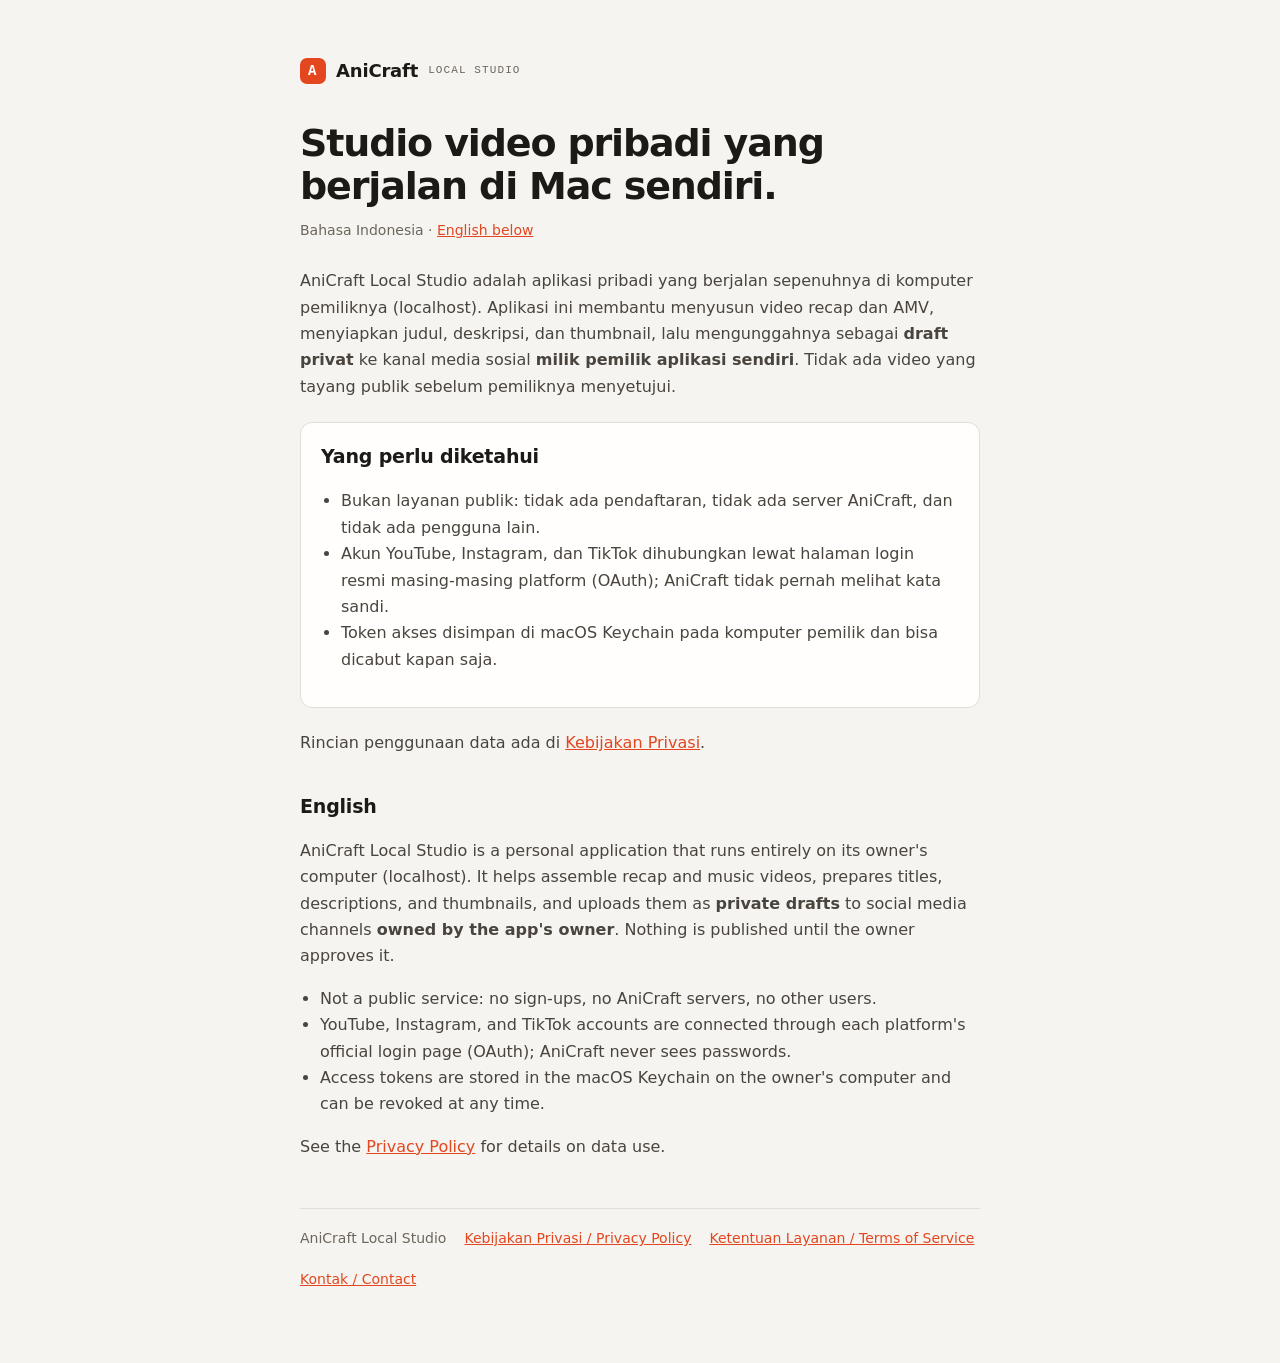
<file: index.html>
<!doctype html>
<html lang="id">
<head>
  <meta charset="utf-8">
  <meta name="viewport" content="width=device-width, initial-scale=1">
  <title>AniCraft Local Studio</title>
  <meta name="description" content="AniCraft Local Studio — alat pribadi yang berjalan lokal di Mac untuk membuat dan mengunggah video ke kanal milik sendiri.">
  <link rel="stylesheet" href="style.css">
</head>
<body>
<main>
  <header><span class="mark">A</span><b>AniCraft</b><span>LOCAL STUDIO</span></header>

  <h1>Studio video pribadi yang berjalan di Mac sendiri.</h1>
  <p class="lang">Bahasa Indonesia · <a href="#en">English below</a></p>

  <p>AniCraft Local Studio adalah aplikasi pribadi yang berjalan sepenuhnya di komputer pemiliknya (localhost). Aplikasi ini membantu
    menyusun video recap dan AMV, menyiapkan judul, deskripsi, dan thumbnail, lalu mengunggahnya sebagai <strong>draft privat</strong>
    ke kanal media sosial <strong>milik pemilik aplikasi sendiri</strong>. Tidak ada video yang tayang publik sebelum pemiliknya menyetujui.</p>

  <div class="card">
    <h2 style="margin-top:0">Yang perlu diketahui</h2>
    <ul>
      <li>Bukan layanan publik: tidak ada pendaftaran, tidak ada server AniCraft, dan tidak ada pengguna lain.</li>
      <li>Akun YouTube, Instagram, dan TikTok dihubungkan lewat halaman login resmi masing-masing platform (OAuth); AniCraft tidak pernah melihat kata sandi.</li>
      <li>Token akses disimpan di macOS Keychain pada komputer pemilik dan bisa dicabut kapan saja.</li>
    </ul>
  </div>

  <p>Rincian penggunaan data ada di <a href="privacy.html">Kebijakan Privasi</a>.</p>

  <h2 id="en">English</h2>
  <p>AniCraft Local Studio is a personal application that runs entirely on its owner's computer (localhost). It helps assemble recap and
    music videos, prepares titles, descriptions, and thumbnails, and uploads them as <strong>private drafts</strong> to social media
    channels <strong>owned by the app's owner</strong>. Nothing is published until the owner approves it.</p>
  <ul>
    <li>Not a public service: no sign-ups, no AniCraft servers, no other users.</li>
    <li>YouTube, Instagram, and TikTok accounts are connected through each platform's official login page (OAuth); AniCraft never sees passwords.</li>
    <li>Access tokens are stored in the macOS Keychain on the owner's computer and can be revoked at any time.</li>
  </ul>
  <p>See the <a href="privacy.html">Privacy Policy</a> for details on data use.</p>

  <footer>
    <span>AniCraft Local Studio</span>
    <a href="privacy.html">Kebijakan Privasi / Privacy Policy</a>
    <a href="terms.html">Ketentuan Layanan / Terms of Service</a>
    <a href="https://github.com/ndraa124">Kontak / Contact</a>
  </footer>
</main>
</body>
</html>
</file>
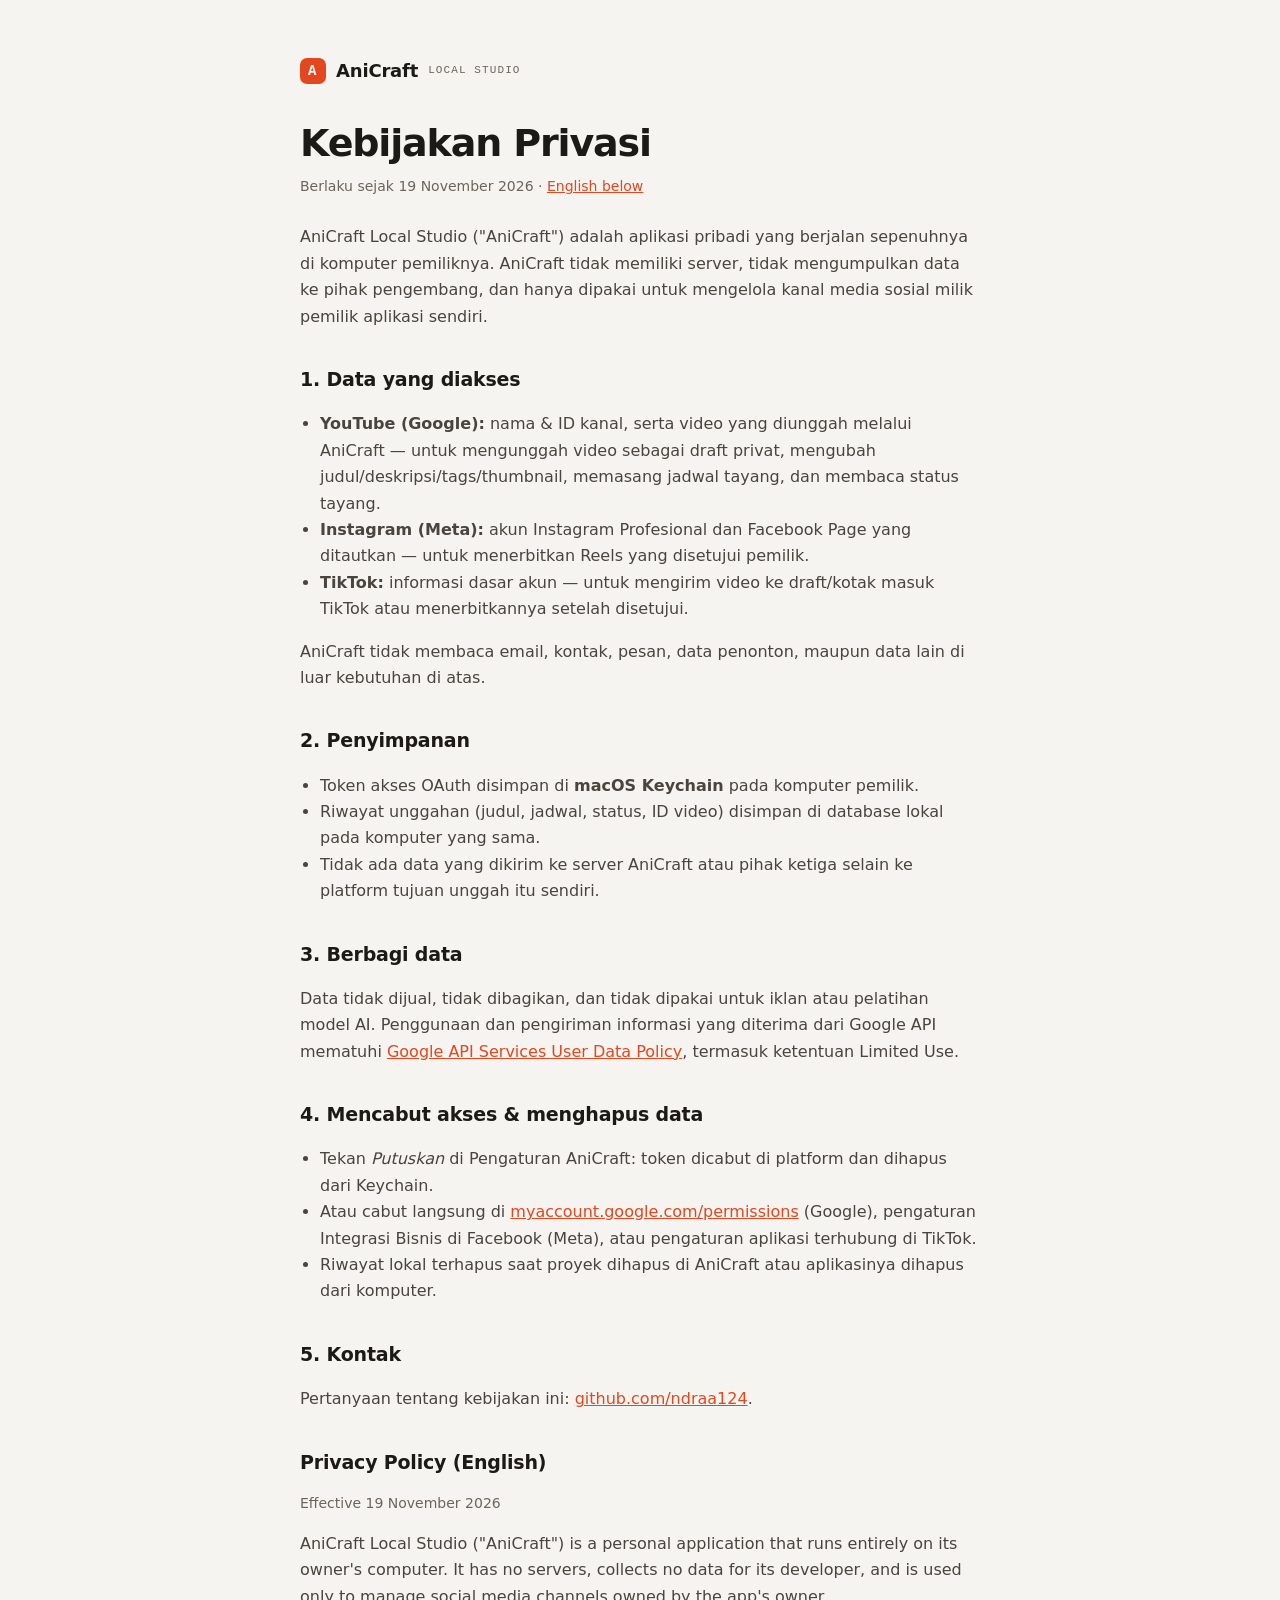
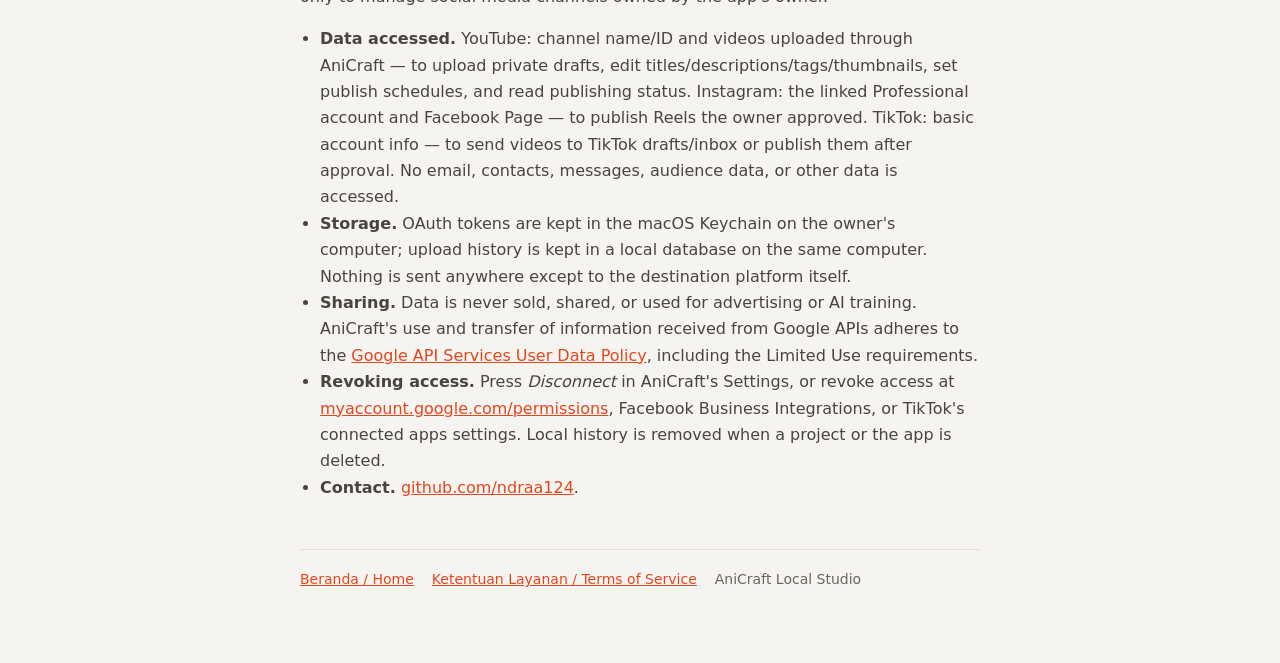
<file: privacy.html>
<!doctype html>
<html lang="id">
<head>
  <meta charset="utf-8">
  <meta name="viewport" content="width=device-width, initial-scale=1">
  <title>Kebijakan Privasi · AniCraft</title>
  <meta name="description" content="Kebijakan privasi AniCraft Local Studio: data apa yang diakses, untuk apa, di mana disimpan, dan cara mencabut akses.">
  <link rel="stylesheet" href="style.css">
</head>
<body>
<main>
  <header><a href="./" style="display:flex;align-items:center;gap:10px;text-decoration:none;color:inherit"><span class="mark">A</span><b>AniCraft</b><span>LOCAL STUDIO</span></a></header>

  <h1>Kebijakan Privasi</h1>
  <p class="lang">Berlaku sejak 19 November 2026 · <a href="#en">English below</a></p>

  <p>AniCraft Local Studio ("AniCraft") adalah aplikasi pribadi yang berjalan sepenuhnya di komputer pemiliknya. AniCraft tidak memiliki
    server, tidak mengumpulkan data ke pihak pengembang, dan hanya dipakai untuk mengelola kanal media sosial milik pemilik aplikasi sendiri.</p>

  <h2>1. Data yang diakses</h2>
  <ul>
    <li><strong>YouTube (Google):</strong> nama &amp; ID kanal, serta video yang diunggah melalui AniCraft — untuk mengunggah video sebagai draft
      privat, mengubah judul/deskripsi/tags/thumbnail, memasang jadwal tayang, dan membaca status tayang.</li>
    <li><strong>Instagram (Meta):</strong> akun Instagram Profesional dan Facebook Page yang ditautkan — untuk menerbitkan Reels yang disetujui pemilik.</li>
    <li><strong>TikTok:</strong> informasi dasar akun — untuk mengirim video ke draft/kotak masuk TikTok atau menerbitkannya setelah disetujui.</li>
  </ul>
  <p>AniCraft tidak membaca email, kontak, pesan, data penonton, maupun data lain di luar kebutuhan di atas.</p>

  <h2>2. Penyimpanan</h2>
  <ul>
    <li>Token akses OAuth disimpan di <strong>macOS Keychain</strong> pada komputer pemilik.</li>
    <li>Riwayat unggahan (judul, jadwal, status, ID video) disimpan di database lokal pada komputer yang sama.</li>
    <li>Tidak ada data yang dikirim ke server AniCraft atau pihak ketiga selain ke platform tujuan unggah itu sendiri.</li>
  </ul>

  <h2>3. Berbagi data</h2>
  <p>Data tidak dijual, tidak dibagikan, dan tidak dipakai untuk iklan atau pelatihan model AI. Penggunaan dan pengiriman informasi yang
    diterima dari Google API mematuhi <a href="https://developers.google.com/terms/api-services-user-data-policy">Google API Services User Data Policy</a>,
    termasuk ketentuan Limited Use.</p>

  <h2>4. Mencabut akses &amp; menghapus data</h2>
  <ul>
    <li>Tekan <em>Putuskan</em> di Pengaturan AniCraft: token dicabut di platform dan dihapus dari Keychain.</li>
    <li>Atau cabut langsung di <a href="https://myaccount.google.com/permissions">myaccount.google.com/permissions</a> (Google),
      pengaturan Integrasi Bisnis di Facebook (Meta), atau pengaturan aplikasi terhubung di TikTok.</li>
    <li>Riwayat lokal terhapus saat proyek dihapus di AniCraft atau aplikasinya dihapus dari komputer.</li>
  </ul>

  <h2>5. Kontak</h2>
  <p>Pertanyaan tentang kebijakan ini: <a href="https://github.com/ndraa124">github.com/ndraa124</a>.</p>

  <h2 id="en">Privacy Policy (English)</h2>
  <p class="muted">Effective 19 November 2026</p>
  <p>AniCraft Local Studio ("AniCraft") is a personal application that runs entirely on its owner's computer. It has no servers, collects no
    data for its developer, and is used only to manage social media channels owned by the app's owner.</p>
  <ul>
    <li><strong>Data accessed.</strong> YouTube: channel name/ID and videos uploaded through AniCraft — to upload private drafts, edit
      titles/descriptions/tags/thumbnails, set publish schedules, and read publishing status. Instagram: the linked Professional account and
      Facebook Page — to publish Reels the owner approved. TikTok: basic account info — to send videos to TikTok drafts/inbox or publish them after approval.
      No email, contacts, messages, audience data, or other data is accessed.</li>
    <li><strong>Storage.</strong> OAuth tokens are kept in the macOS Keychain on the owner's computer; upload history is kept in a local database
      on the same computer. Nothing is sent anywhere except to the destination platform itself.</li>
    <li><strong>Sharing.</strong> Data is never sold, shared, or used for advertising or AI training. AniCraft's use and transfer of information
      received from Google APIs adheres to the <a href="https://developers.google.com/terms/api-services-user-data-policy">Google API Services User Data Policy</a>,
      including the Limited Use requirements.</li>
    <li><strong>Revoking access.</strong> Press <em>Disconnect</em> in AniCraft's Settings, or revoke access at
      <a href="https://myaccount.google.com/permissions">myaccount.google.com/permissions</a>, Facebook Business Integrations, or TikTok's connected apps settings.
      Local history is removed when a project or the app is deleted.</li>
    <li><strong>Contact.</strong> <a href="https://github.com/ndraa124">github.com/ndraa124</a>.</li>
  </ul>

  <footer>
    <a href="./">Beranda / Home</a>
    <a href="terms.html">Ketentuan Layanan / Terms of Service</a>
    <span>AniCraft Local Studio</span>
  </footer>
</main>
</body>
</html>
</file>
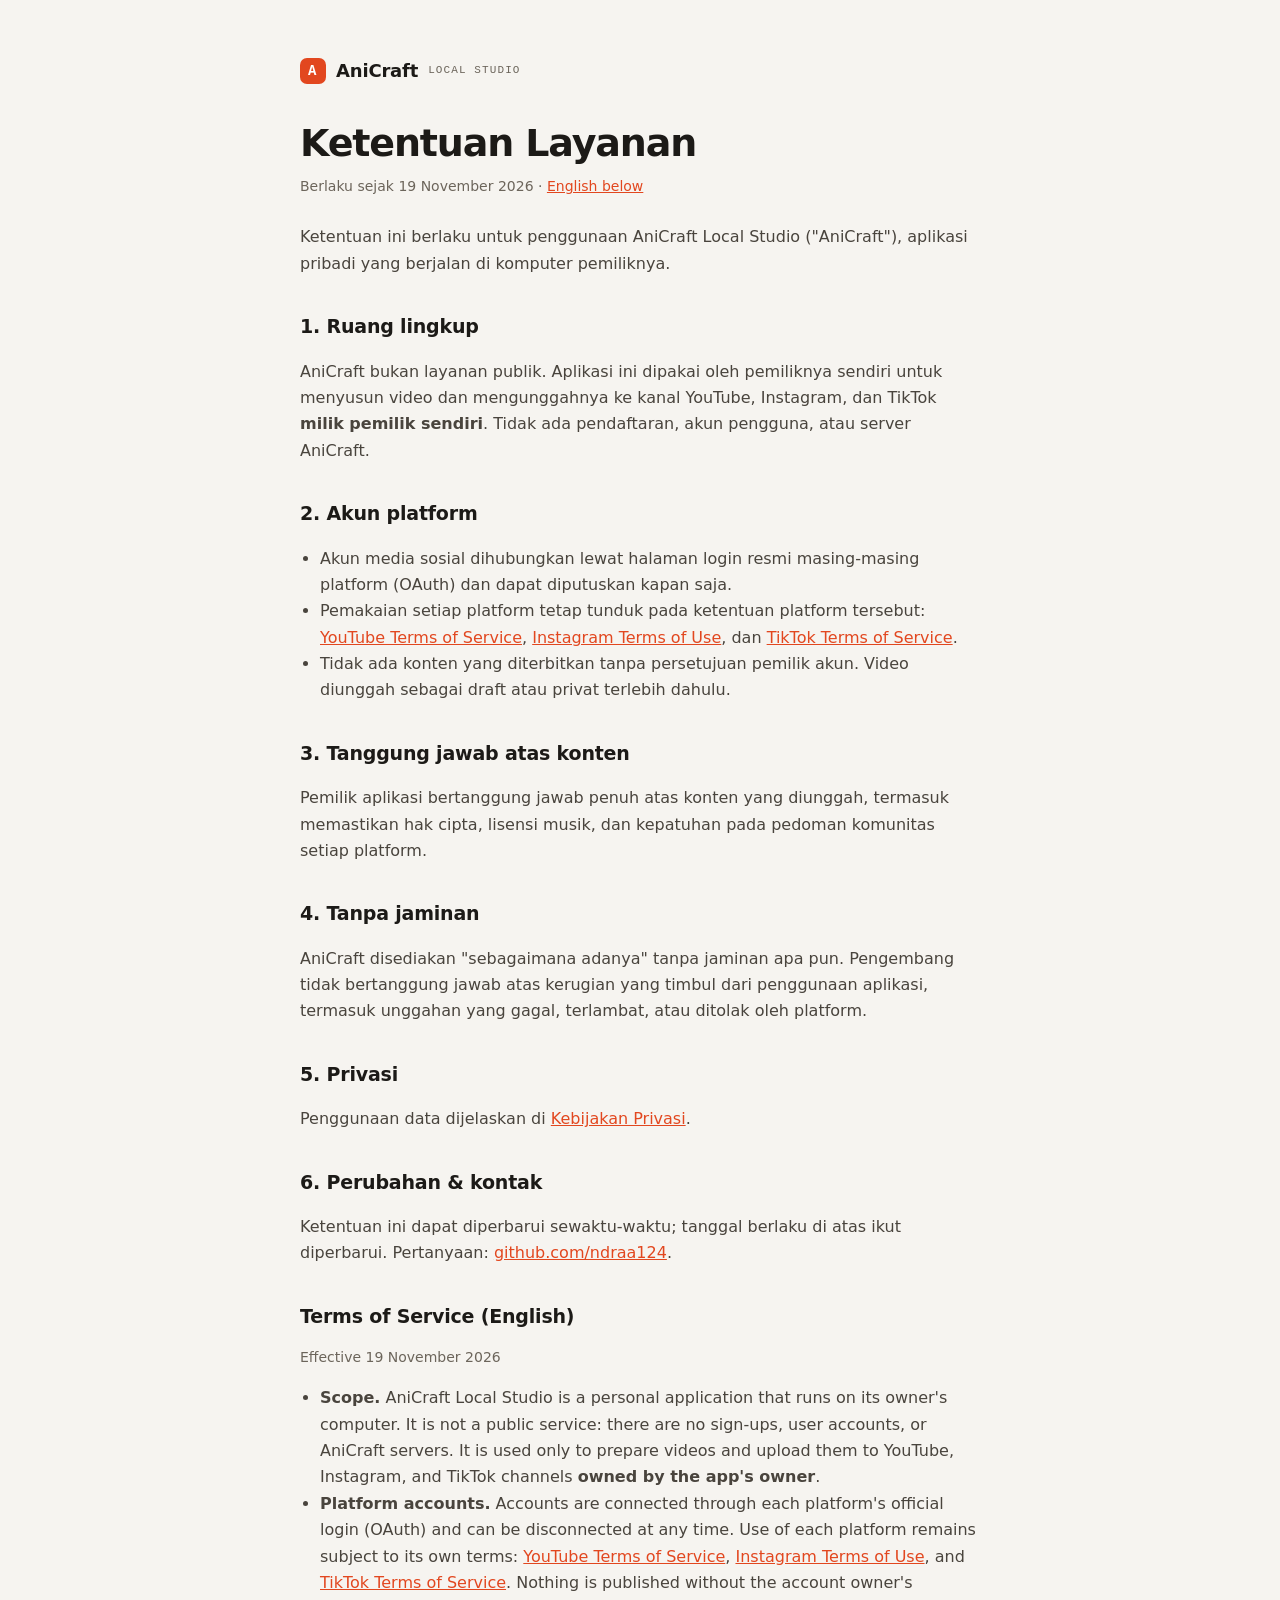
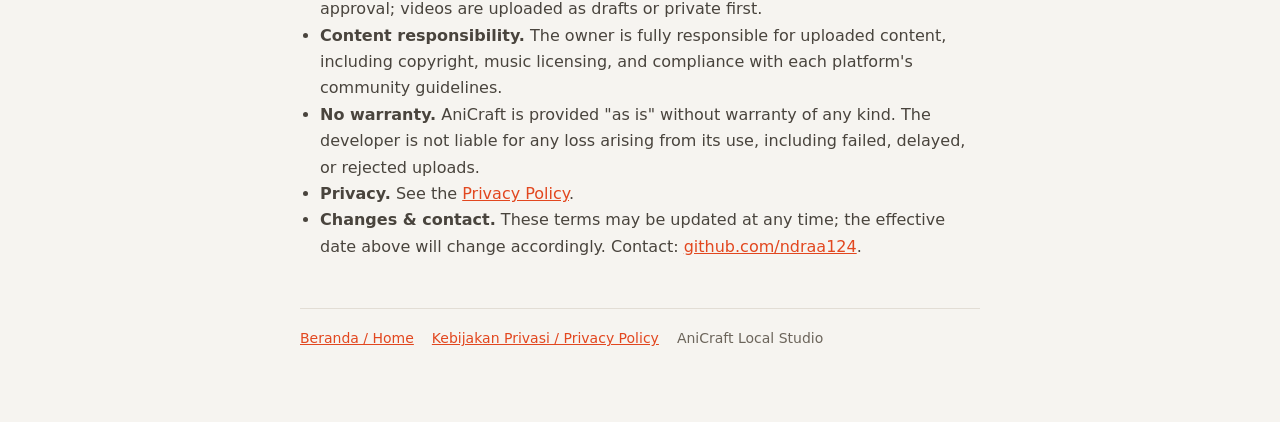
<file: terms.html>
<!doctype html>
<html lang="id">
<head>
  <meta charset="utf-8">
  <meta name="viewport" content="width=device-width, initial-scale=1">
  <title>Ketentuan Layanan · AniCraft</title>
  <meta name="description" content="Ketentuan layanan AniCraft Local Studio — aplikasi pribadi yang berjalan lokal untuk mengelola kanal media sosial milik sendiri.">
  <link rel="stylesheet" href="style.css">
</head>
<body>
<main>
  <header><a href="./" style="display:flex;align-items:center;gap:10px;text-decoration:none;color:inherit"><span class="mark">A</span><b>AniCraft</b><span>LOCAL STUDIO</span></a></header>

  <h1>Ketentuan Layanan</h1>
  <p class="lang">Berlaku sejak 19 November 2026 · <a href="#en">English below</a></p>

  <p>Ketentuan ini berlaku untuk penggunaan AniCraft Local Studio ("AniCraft"), aplikasi pribadi yang berjalan di komputer pemiliknya.</p>

  <h2>1. Ruang lingkup</h2>
  <p>AniCraft bukan layanan publik. Aplikasi ini dipakai oleh pemiliknya sendiri untuk menyusun video dan mengunggahnya ke kanal YouTube,
    Instagram, dan TikTok <strong>milik pemilik sendiri</strong>. Tidak ada pendaftaran, akun pengguna, atau server AniCraft.</p>

  <h2>2. Akun platform</h2>
  <ul>
    <li>Akun media sosial dihubungkan lewat halaman login resmi masing-masing platform (OAuth) dan dapat diputuskan kapan saja.</li>
    <li>Pemakaian setiap platform tetap tunduk pada ketentuan platform tersebut: <a href="https://www.youtube.com/t/terms">YouTube Terms of Service</a>,
      <a href="https://help.instagram.com/581066165581870">Instagram Terms of Use</a>, dan <a href="https://www.tiktok.com/legal/terms-of-service">TikTok Terms of Service</a>.</li>
    <li>Tidak ada konten yang diterbitkan tanpa persetujuan pemilik akun. Video diunggah sebagai draft atau privat terlebih dahulu.</li>
  </ul>

  <h2>3. Tanggung jawab atas konten</h2>
  <p>Pemilik aplikasi bertanggung jawab penuh atas konten yang diunggah, termasuk memastikan hak cipta, lisensi musik, dan kepatuhan pada
    pedoman komunitas setiap platform.</p>

  <h2>4. Tanpa jaminan</h2>
  <p>AniCraft disediakan "sebagaimana adanya" tanpa jaminan apa pun. Pengembang tidak bertanggung jawab atas kerugian yang timbul dari
    penggunaan aplikasi, termasuk unggahan yang gagal, terlambat, atau ditolak oleh platform.</p>

  <h2>5. Privasi</h2>
  <p>Penggunaan data dijelaskan di <a href="privacy.html">Kebijakan Privasi</a>.</p>

  <h2>6. Perubahan &amp; kontak</h2>
  <p>Ketentuan ini dapat diperbarui sewaktu-waktu; tanggal berlaku di atas ikut diperbarui. Pertanyaan:
    <a href="https://github.com/ndraa124">github.com/ndraa124</a>.</p>

  <h2 id="en">Terms of Service (English)</h2>
  <p class="muted">Effective 19 November 2026</p>
  <ul>
    <li><strong>Scope.</strong> AniCraft Local Studio is a personal application that runs on its owner's computer. It is not a public service:
      there are no sign-ups, user accounts, or AniCraft servers. It is used only to prepare videos and upload them to YouTube, Instagram, and
      TikTok channels <strong>owned by the app's owner</strong>.</li>
    <li><strong>Platform accounts.</strong> Accounts are connected through each platform's official login (OAuth) and can be disconnected at any time.
      Use of each platform remains subject to its own terms: <a href="https://www.youtube.com/t/terms">YouTube Terms of Service</a>,
      <a href="https://help.instagram.com/581066165581870">Instagram Terms of Use</a>, and <a href="https://www.tiktok.com/legal/terms-of-service">TikTok Terms of Service</a>.
      Nothing is published without the account owner's approval; videos are uploaded as drafts or private first.</li>
    <li><strong>Content responsibility.</strong> The owner is fully responsible for uploaded content, including copyright, music licensing, and compliance
      with each platform's community guidelines.</li>
    <li><strong>No warranty.</strong> AniCraft is provided "as is" without warranty of any kind. The developer is not liable for any loss arising from its use,
      including failed, delayed, or rejected uploads.</li>
    <li><strong>Privacy.</strong> See the <a href="privacy.html">Privacy Policy</a>.</li>
    <li><strong>Changes &amp; contact.</strong> These terms may be updated at any time; the effective date above will change accordingly.
      Contact: <a href="https://github.com/ndraa124">github.com/ndraa124</a>.</li>
  </ul>

  <footer>
    <a href="./">Beranda / Home</a>
    <a href="privacy.html">Kebijakan Privasi / Privacy Policy</a>
    <span>AniCraft Local Studio</span>
  </footer>
</main>
</body>
</html>
</file>
<file: style.css>
:root {
  --bg: #f6f4f0; --surface: #fffefc; --text: #1c1a17; --text-2: #49443d; --muted: #6c655b; --line: #e2ddd5; --accent: #e2471f;
  color-scheme: light dark;
}
@media (prefers-color-scheme: dark) {
  :root { --bg: #0e0d0c; --surface: #151412; --text: #ede9e3; --text-2: #bdb7ad; --muted: #8a847b; --line: #2a2724; --accent: #ff5b35; }
}
* { box-sizing: border-box; }
body { margin: 0; background: var(--bg); color: var(--text); font: 16px/1.65 -apple-system, BlinkMacSystemFont, "Helvetica Neue", system-ui, sans-serif; }
main { max-width: 720px; margin: 0 auto; padding: 56px 20px 72px; }
header { display: flex; align-items: center; gap: 10px; margin-bottom: 36px; }
header b { font-size: 18px; letter-spacing: -0.01em; }
header span { font: 11px/1 ui-monospace, Menlo, monospace; letter-spacing: .1em; color: var(--muted); }
.mark { width: 26px; height: 26px; border-radius: 7px; background: var(--accent); display: grid; place-items: center; color: #fff; font-weight: 700; font-size: 14px; }
h1 { font-size: clamp(28px, 5vw, 38px); line-height: 1.15; letter-spacing: -0.03em; margin: 0 0 14px; }
h2 { font-size: 19px; letter-spacing: -0.01em; margin: 34px 0 8px; }
p, li { color: var(--text-2); }
ul { padding-left: 20px; }
a { color: var(--accent); }
.card { background: var(--surface); border: 1px solid var(--line); border-radius: 12px; padding: 18px 20px; margin: 22px 0; }
.muted { color: var(--muted); font-size: 14px; }
footer { margin-top: 48px; padding-top: 18px; border-top: 1px solid var(--line); font-size: 14px; color: var(--muted); display: flex; gap: 18px; flex-wrap: wrap; }
.lang { font-size: 14px; color: var(--muted); margin: -4px 0 26px; }
</file>
